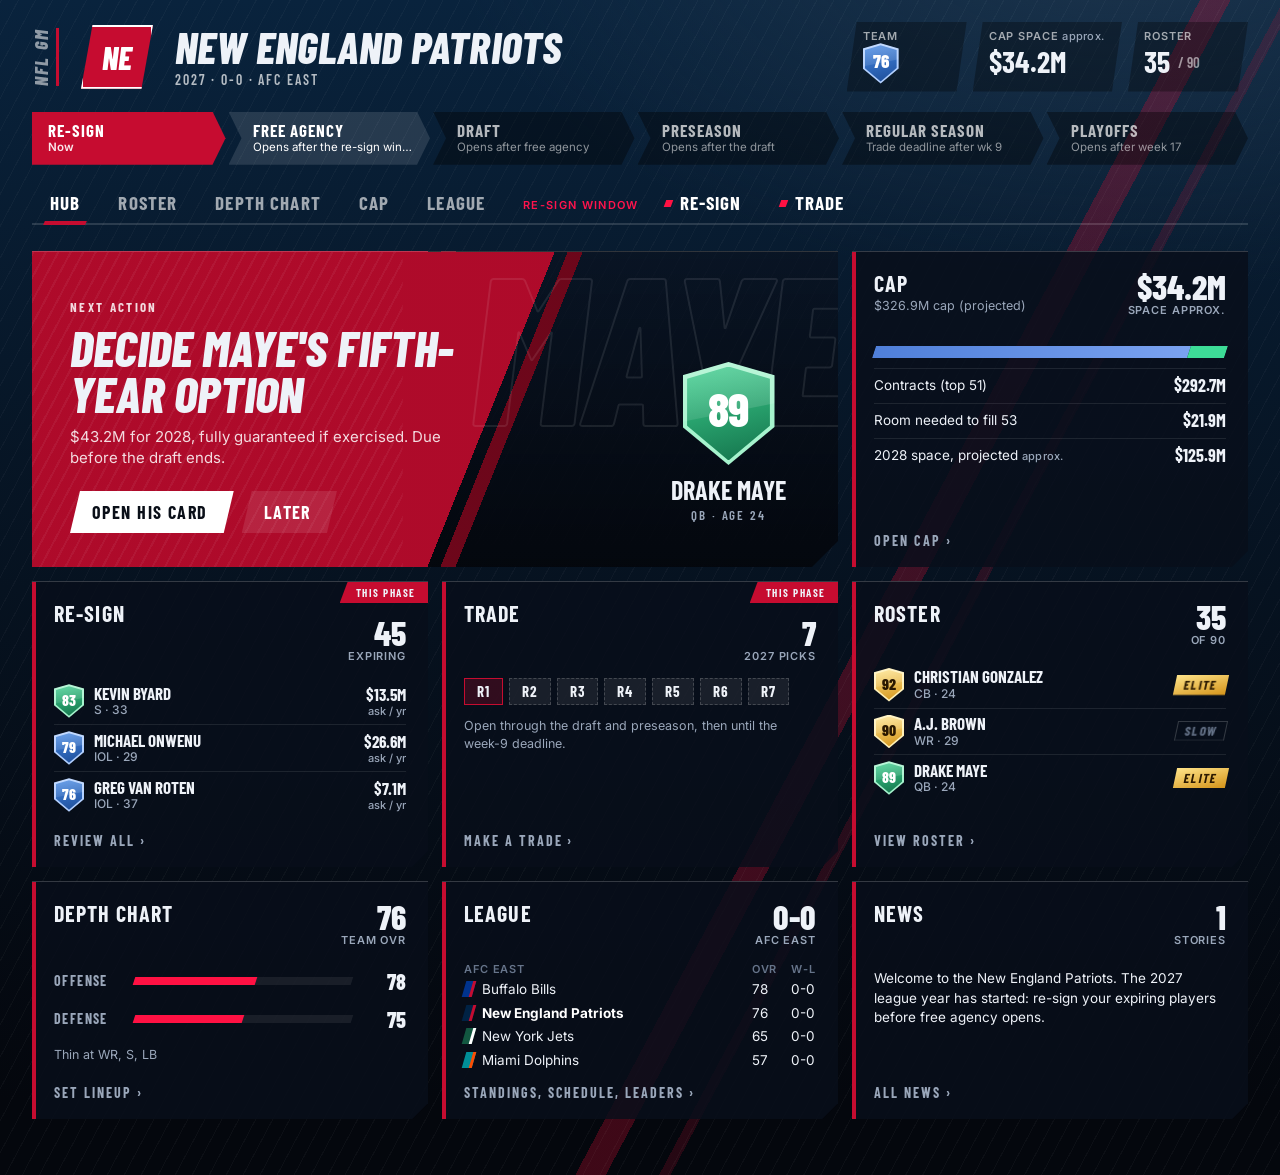
<file: mockups/index.html>
<!doctype html>
<html lang="en">
<head>
<meta charset="utf-8">
<meta name="viewport" content="width=device-width, initial-scale=1">
<title>NFL GM redesign mockup</title>
<link rel="preconnect" href="https://fonts.googleapis.com">
<link rel="preconnect" href="https://fonts.gstatic.com" crossorigin>
<link href="https://fonts.googleapis.com/css2?family=Barlow+Condensed:ital,wght@0,500;0,600;0,700;0,800;1,600;1,700;1,800&family=Inter:wght@400;500;600;700;800&display=swap" rel="stylesheet">
<link rel="stylesheet" href="mock.css">
</head>
<body>
<div id="app"></div>
<script src="../src/js/00-util.js"></script>
<script src="../src/js/10-cap.js"></script>
<script src="../src/js/20-market.js"></script>
<script src="../src/js/30-league.js"></script>
<script src="../src/js/40-season.js"></script>
<script src="../src/js/50-offseason.js"></script>
<script src="../src/js/60-ui.js"></script>
<script src="mock.js"></script>
</body>
</html>
</file>
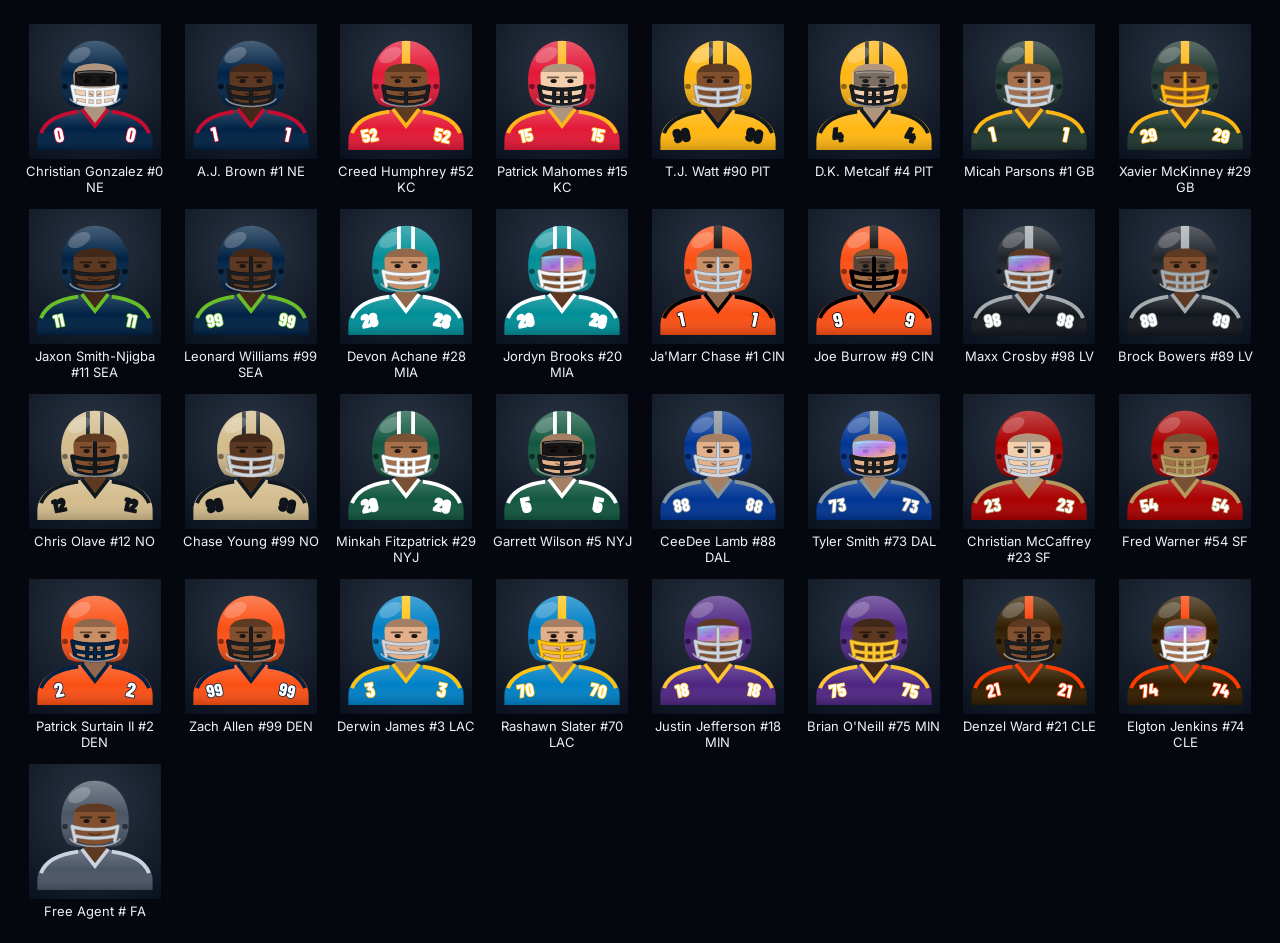
<file: mockups/v2/avatars.html>
<!doctype html><html><head><meta charset="utf-8"><title>Avatars</title>
<link href="https://fonts.googleapis.com/css2?family=Barlow+Condensed:wght@700;800&family=Inter:wght@500;600&display=swap" rel="stylesheet">
<style>body{margin:0;background:#04070d;color:#eef2f8;font:13px Inter,sans-serif;padding:24px}.g{display:grid;grid-template-columns:repeat(8,1fr);gap:14px}.c{text-align:center}.c div{margin-top:4px}.b{background:radial-gradient(circle at 50% 30%,#2a3442,#0a111e);padding:6px;display:inline-block}</style>
</head><body><div class="g" id="g"></div>
<script src="../../src/js/00-util.js"></script><script src="avatar.js"></script>
<script>
Promise.all([fetch('../../src/data.json').then(r=>r.json()), fetch('jerseys.json').then(r=>r.json())]).then(function(a){
  var d=a[0], J=a[1], teams=['NE','KC','PIT','GB','SEA','MIA','CIN','LV','NO','NYJ','DAL','SF','DEN','LAC','MIN','CLE'];
  var out=[]; teams.forEach(function(t){ d.players.filter(function(p){return p.team===t}).sort(function(x,y){return y.ovr-x.ovr}).slice(0,2).forEach(function(p){ p.num=J[p.id]; out.push(p); }); });
  out.push({id:'X1',name:'Free Agent',team:null,num:''});
  document.getElementById('g').innerHTML = out.map(function(p){ return '<div class="c"><span class="b">'+Avatar.svg(p,120)+'</span><div>'+p.name+' #'+(p.num==null?'':p.num)+' '+(p.team||'FA')+'</div></div>'; }).join('');
  document.fonts.ready.then(function(){ setTimeout(function(){ document.title='H:'+document.documentElement.scrollHeight; },200); });
});
</script></body></html>
</file>
<file: mockups/mock.css>
/* NFL GM redesign mockup: game-style franchise menus. Original design, no league or EA assets. */
:root {
  --bg0: #04070d;
  --panel: rgba(9, 15, 27, .84);
  --panel-hi: rgba(18, 28, 46, .92);
  --line: rgba(255, 255, 255, .09);
  --line2: rgba(255, 255, 255, .18);
  --txt: #eef2f8;
  --muted: #9aa7ba;
  --dim: #66748a;
  --good: #3ddc97;
  --warn: #ffb547;
  --bad: #ff5a6a;
  --display: 'Barlow Condensed', 'Oswald', 'Arial Narrow', sans-serif;
  --cut: 16px;
  --ease: cubic-bezier(.2, .8, .2, 1);
}
* { box-sizing: border-box; }
html, body { margin: 0; }
body { background: var(--bg0); color: var(--txt); font: 15px/1.45 Inter, -apple-system, system-ui, sans-serif; -webkit-font-smoothing: antialiased; }
button { font: inherit; color: inherit; }
.muted { color: var(--muted); }
.small { font-size: 12.5px; }
em.ap { font-style: normal; font-size: 11px; color: var(--muted); letter-spacing: .02em; text-transform: none; font-family: Inter, sans-serif; font-weight: 500; }

/* ---------- full-bleed team background ---------- */
.app {
  position: relative; min-height: 100vh; overflow: hidden;
  background:
    repeating-linear-gradient(-62deg, rgba(255, 255, 255, .03) 0 1px, transparent 1px 15px),
    linear-gradient(118deg, transparent 0 63%, color-mix(in srgb, var(--tc2) 30%, transparent) 63% 64.6%, transparent 64.6% 67.4%, color-mix(in srgb, var(--tc2) 18%, transparent) 67.4% 68%, transparent 68%),
    radial-gradient(1100px 620px at 88% -8%, color-mix(in srgb, var(--tc1) 70%, #ffffff 8%), transparent 62%),
    linear-gradient(180deg, var(--tc1) 0, color-mix(in srgb, var(--tc1) 50%, var(--bg0)) 460px, var(--bg0) 1100px);
}

/* ---------- header ---------- */
.top { display: flex; align-items: center; gap: 22px; padding: 22px 32px 0; }
.brand { font: 800 italic 18px/1 var(--display); letter-spacing: .12em; color: rgba(255, 255, 255, .55); text-transform: uppercase; writing-mode: vertical-rl; transform: rotate(180deg); border-left: 3px solid var(--tc2); padding-left: 6px; }
.tbadge { width: 72px; height: 64px; flex: none; display: grid; place-items: center; background: var(--tc2); color: #fff;
  font: 800 italic 32px/1 var(--display); clip-path: polygon(16% 0, 100% 0, 84% 100%, 0 100%); box-shadow: 0 0 0 2px #fff inset; }
.teamname h1 { margin: 0; font: 800 italic 44px/.92 var(--display); text-transform: uppercase; letter-spacing: .005em; }
.teamname div { margin-top: 6px; font: 600 14px/1 var(--display); text-transform: uppercase; letter-spacing: .14em; color: rgba(255, 255, 255, .7); }
.topstats { margin-left: auto; display: flex; gap: 6px; }
.tstat { padding: 8px 18px 8px 16px; background: rgba(0, 0, 0, .32); clip-path: polygon(10px 0, 100% 0, calc(100% - 10px) 100%, 0 100%); min-width: 120px; }
.tstat > span { display: block; font: 600 11px/1.2 Inter, sans-serif; color: rgba(255, 255, 255, .62); text-transform: uppercase; letter-spacing: .08em; }
.tstat b { display: flex; align-items: center; gap: 8px; min-height: 38px; font: 700 30px/1.05 var(--display); }
.tstat b small { font: 600 15px var(--display); color: rgba(255, 255, 255, .55); }

/* ---------- season timeline ---------- */
.timeline { display: flex; gap: 3px; margin: 20px 32px 0; }
.tl { flex: 1; min-width: 0; padding: 9px 18px 9px 24px; background: rgba(0, 0, 0, .38); color: rgba(255, 255, 255, .7);
  clip-path: polygon(0 0, calc(100% - 13px) 0, 100% 50%, calc(100% - 13px) 100%, 0 100%, 13px 50%); }
.tl:first-child { padding-left: 16px; clip-path: polygon(0 0, calc(100% - 13px) 0, 100% 50%, calc(100% - 13px) 100%, 0 100%); }
.tl b { display: block; font: 700 17px/1.1 var(--display); text-transform: uppercase; letter-spacing: .06em; white-space: nowrap; overflow: hidden; text-overflow: ellipsis; }
.tl small { display: block; font-size: 11.5px; white-space: nowrap; overflow: hidden; text-overflow: ellipsis; color: rgba(255, 255, 255, .55); }
.tl.now { background: var(--tc2); color: #fff; }
.tl.now small { color: rgba(255, 255, 255, .9); font-weight: 600; }
.tl.next { background: rgba(255, 255, 255, .12); color: #fff; }
.tl.next small { color: #fff; }
.tlc { display: none; }

/* ---------- nav tabs ---------- */
.tabs { display: flex; align-items: flex-end; gap: 2px; margin: 18px 32px 0; border-bottom: 2px solid rgba(255, 255, 255, .14); }
.tab { position: relative; padding: 10px 18px 11px; background: none; border: 0; cursor: pointer; color: rgba(255, 255, 255, .62);
  font: 700 19px/1 var(--display); text-transform: uppercase; letter-spacing: .06em; transition: color .15s; }
.tab:hover { color: #fff; }
.tab.on { color: #fff; }
.tab.on::after { content: ''; position: absolute; left: 12px; right: 12px; bottom: -2px; height: 4px; background: var(--tc2); transform: skewX(-24deg); }
.tabsep { margin: 0 6px 0 18px; padding-bottom: 12px; font: 600 11px/1 Inter, sans-serif; text-transform: uppercase; letter-spacing: .12em; color: var(--tc2); filter: brightness(1.6); }
.tab.ph { color: #fff; }
.tab.ph::before { content: ''; display: inline-block; width: 7px; height: 7px; margin: 0 8px 3px 0; background: var(--tc2); transform: skewX(-20deg); filter: brightness(1.4); }

main { padding: 26px 32px 56px; max-width: 1440px; animation: enter .38s var(--ease) both; }
@keyframes enter { from { opacity: 0; transform: translateX(18px) skewX(-2deg); } to { opacity: 1; transform: none; } }
.h2 { display: flex; align-items: baseline; gap: 14px; margin: 0 0 16px; }
.h2 h2 { margin: 0; font: 800 italic 34px/1 var(--display); text-transform: uppercase; letter-spacing: .01em; }
.h2 span { color: var(--muted); font-size: 13px; }

/* ---------- panels and tiles ---------- */
.panel { position: relative; background: var(--panel); border-top: 1px solid var(--line2);
  clip-path: polygon(0 0, 100% 0, 100% calc(100% - var(--cut)), calc(100% - var(--cut)) 100%, 0 100%); backdrop-filter: blur(6px); }
.ttl { font: 700 22px/1 var(--display); text-transform: uppercase; letter-spacing: .05em; margin: 0; }
.kick { font: 700 13px/1 var(--display); text-transform: uppercase; letter-spacing: .18em; color: var(--tc2); filter: brightness(1.7); }

.hub { display: grid; grid-template-columns: repeat(12, 1fr); gap: 14px; }
.hero { grid-column: span 8; min-height: 316px; padding: 34px 38px; overflow: hidden; display: flex; flex-direction: column; justify-content: flex-end;
  background:
    repeating-linear-gradient(-62deg, rgba(255, 255, 255, .05) 0 2px, transparent 2px 11px) 0 0 / 46% 100% no-repeat,
    linear-gradient(112deg, color-mix(in srgb, var(--tc2) 88%, #000) 0 56%, transparent 56% 57.4%, color-mix(in srgb, var(--tc2) 55%, #000) 57.4% 59%, transparent 59%),
    linear-gradient(180deg, rgba(10, 18, 32, .7), rgba(4, 7, 13, .95));
  clip-path: polygon(0 0, 100% 0, 100% calc(100% - 26px), calc(100% - 26px) 100%, 0 100%); cursor: pointer; transition: transform .2s var(--ease), filter .2s; }
.hero:hover { filter: brightness(1.08); }
.hero:active { transform: scale(.995); }
.hero .kick { color: #fff; filter: none; opacity: .85; }
.hero h3 { margin: 10px 0 10px; max-width: 58%; font: 800 italic 50px/.92 var(--display); text-transform: uppercase; }
.hero p { margin: 0 0 22px; max-width: 52%; color: rgba(255, 255, 255, .85); }
.hero .ghost { position: absolute; right: -10px; top: 6px; font: 800 italic 210px/.8 var(--display); text-transform: uppercase; color: transparent; -webkit-text-stroke: 2px rgba(255, 255, 255, .09); letter-spacing: -.02em; pointer-events: none; }
.hero .star { position: absolute; right: 52px; bottom: 44px; display: flex; flex-direction: column; align-items: center; gap: 12px; }
.hero .star .nm { text-align: center; font: 700 26px/1 var(--display); text-transform: uppercase; }
.hero .star .nm small { display: block; margin-top: 4px; font: 600 13px var(--display); letter-spacing: .14em; color: var(--muted); }

.btn { display: inline-flex; align-items: center; gap: 10px; padding: 12px 26px 12px 22px; border: 0; cursor: pointer;
  font: 700 18px/1 var(--display); text-transform: uppercase; letter-spacing: .08em; background: rgba(255, 255, 255, .1); color: #fff;
  clip-path: polygon(10px 0, 100% 0, calc(100% - 10px) 100%, 0 100%); transition: transform .15s var(--ease), background .15s, filter .15s; }
.btn:hover { background: rgba(255, 255, 255, .18); transform: translateY(-1px); }
.btn:active { transform: scale(.97); }
.btn.pri { background: #fff; color: #0a0f18; }
.btn.pri:hover { background: #fff; filter: brightness(.92); }
.btn.acc { background: var(--tc2); color: #fff; }
.btn.danger { background: rgba(255, 90, 106, .16); color: #ff98a2; }
.btns { display: flex; flex-wrap: wrap; gap: 8px; }

.tile { grid-column: span 4; display: flex; flex-direction: column; padding: 20px 22px 18px; cursor: pointer; transition: transform .2s var(--ease), background .2s; }
.tile::before { content: ''; position: absolute; left: 0; top: 0; bottom: 0; width: 4px; background: var(--tc2); transform-origin: top; transition: width .2s var(--ease); }
.tile:hover { transform: translateY(-3px); background: var(--panel-hi); }
.tile:hover::before { width: 7px; }
.tile:active { transform: scale(.985); }
.tile-h { display: flex; align-items: flex-start; justify-content: space-between; gap: 10px; margin-bottom: 14px; }
.tile-h .big { font: 800 34px/.9 var(--display); text-align: right; }
.tile-h .big small { display: block; font: 600 11px/1.4 Inter, sans-serif; color: var(--muted); text-transform: uppercase; letter-spacing: .08em; }
.tile .go { margin-top: auto; padding-top: 14px; font: 700 14px var(--display); text-transform: uppercase; letter-spacing: .14em; color: var(--muted); transition: color .15s, letter-spacing .2s var(--ease); }
.tile:hover .go { color: #fff; letter-spacing: .2em; }
.tile.ph::after { content: 'This phase'; position: absolute; right: 0; top: 0; padding: 4px 12px 4px 16px; background: var(--tc2); font: 700 11px/1.2 var(--display); text-transform: uppercase; letter-spacing: .14em; clip-path: polygon(8px 0, 100% 0, 100% 100%, 0 100%); }
.tile.ph .tile-h .big { margin-top: 16px; }
.mini { display: flex; align-items: center; gap: 10px; padding: 6px 0; border-top: 1px solid var(--line); }
.mini:first-child { border-top: 0; }
.mini .nm { font: 700 17px/1.05 var(--display); text-transform: uppercase; flex: 1; min-width: 0; white-space: nowrap; overflow: hidden; text-overflow: ellipsis; }
.mini .nm small { display: block; font: 500 12px Inter, sans-serif; text-transform: none; color: var(--muted); }
.mini .val { font: 700 17px var(--display); text-align: right; }
.mini .val small { display: block; font: 500 11px Inter, sans-serif; color: var(--muted); }

.capbig { font: 800 52px/.9 var(--display); }
.capbar { display: flex; height: 12px; margin: 14px 0 10px; background: rgba(255, 255, 255, .06); transform: skewX(-18deg); overflow: hidden; }
.capbar i { display: block; height: 100%; }
.capbar .u { background: linear-gradient(90deg, #4f7fd9, #7aa2f0); } .capbar .d { background: var(--bad); } .capbar .f { background: var(--good); }
.kv { display: flex; justify-content: space-between; gap: 12px; padding: 7px 0; border-top: 1px solid var(--line); font-size: 13.5px; }
.kv b { font: 700 18px/1.1 var(--display); }
.unit { display: grid; grid-template-columns: 70px 1fr 44px; align-items: center; gap: 10px; padding: 6px 0; }
.unit span { font: 700 14px var(--display); letter-spacing: .1em; color: var(--muted); }
.unit .bar { height: 8px; background: rgba(255, 255, 255, .07); transform: skewX(-18deg); }
.unit .bar i { display: block; height: 100%; background: var(--tc2); filter: brightness(1.4); }
.unit b { font: 800 22px var(--display); text-align: right; }
.stand { display: grid; grid-template-columns: 1fr auto auto; gap: 4px 14px; align-items: center; font-size: 13.5px; }
.stand .h { font: 600 11px Inter, sans-serif; text-transform: uppercase; letter-spacing: .08em; color: var(--dim); }
.stand .me { color: #fff; font-weight: 700; }
.chip { display: inline-block; width: 10px; height: 16px; margin-right: 8px; vertical-align: -3px; transform: skewX(-16deg); border-right: 3px solid; }
.tokens { display: flex; flex-wrap: wrap; gap: 6px; }
.token { padding: 5px 12px; background: rgba(255, 255, 255, .07); border: 1px dashed var(--line2); font: 700 15px/1 var(--display); letter-spacing: .06em; }
.token.r1 { border-style: solid; border-color: var(--tc2); background: color-mix(in srgb, var(--tc2) 22%, transparent); }
.newsl { margin: 0; padding: 0; list-style: none; font-size: 13.5px; }
.newsl li { padding: 7px 0; border-top: 1px solid var(--line); }
.newsl li:first-child { border-top: 0; }

/* ---------- rating shield ---------- */
.shield { --s: 54px; position: relative; flex: none; display: grid; place-items: center; width: var(--s); height: calc(var(--s) * 1.12);
  clip-path: polygon(50% 0, 100% 13%, 100% 63%, 50% 100%, 0 63%, 0 13%); background: var(--sh-edge); }
.shield::before { content: ''; position: absolute; inset: max(2px, calc(var(--s) * .05)); clip-path: polygon(50% 0, 100% 13%, 100% 63%, 50% 100%, 0 63%, 0 13%); background: var(--sh-fill); }
.shield::after { content: ''; position: absolute; inset: 0; clip-path: polygon(50% 0, 100% 13%, 100% 40%, 0 58%, 0 13%); background: linear-gradient(180deg, rgba(255, 255, 255, .22), rgba(255, 255, 255, 0)); }
.shield > span { position: relative; z-index: 1; margin-top: -9%; font: 800 calc(var(--s) * .52)/1 var(--display); color: var(--sh-ink); letter-spacing: -.01em; }
.t90 { --sh-edge: #fff1b8; --sh-fill: linear-gradient(165deg, #ffe48a, #d4941a); --sh-ink: #2a1800; }
.t80 { --sh-edge: #a6f3cd; --sh-fill: linear-gradient(165deg, #3ccf8e, #14724b); --sh-ink: #fff; }
.t70 { --sh-edge: #b2d0ff; --sh-fill: linear-gradient(165deg, #4589e6, #1d4c96); --sh-ink: #fff; }
.t60 { --sh-edge: #a6b0be; --sh-fill: linear-gradient(165deg, #5f6a7c, #394252); --sh-ink: #fff; }
.t50 { --sh-edge: #4d5667; --sh-fill: linear-gradient(165deg, #2e3644, #1c222c); --sh-ink: #a6b0be; }
.tc90 { --tier: #f2c14e; } .tc80 { --tier: #3ccf8e; } .tc70 { --tier: #4589e6; } .tc60 { --tier: #7d889a; } .tc50 { --tier: #3a4352; }

.dev { display: inline-block; padding: 3px 9px 2px; font: 700 13px/1.15 var(--display); text-transform: uppercase; letter-spacing: .1em; transform: skewX(-12deg); }
.dev-elite { background: linear-gradient(165deg, #ffe48a, #d4941a); color: #2a1800; }
.dev-fast { background: rgba(60, 207, 142, .18); color: #6fe8b0; }
.dev-normal { background: rgba(255, 255, 255, .08); color: #c9d2de; }
.dev-slow { color: var(--dim); box-shadow: inset 0 0 0 1px var(--line2); }
.dev-unknown { color: var(--muted); outline: 1px dashed var(--line2); outline-offset: -1px; }
.pot { display: inline-flex; align-items: baseline; gap: 5px; font: 600 12px Inter, sans-serif; color: var(--muted); letter-spacing: .04em; }
.pot b { font: 800 17px/1 var(--display); color: #fff; letter-spacing: 0; }

/* ---------- player cards ---------- */
.filters { display: flex; flex-wrap: wrap; align-items: center; gap: 8px; margin-bottom: 18px; }
.fchip { padding: 8px 16px; border: 0; background: rgba(255, 255, 255, .07); cursor: pointer; font: 700 15px/1 var(--display); text-transform: uppercase; letter-spacing: .08em; color: var(--muted);
  clip-path: polygon(7px 0, 100% 0, calc(100% - 7px) 100%, 0 100%); transition: background .15s, color .15s; }
.fchip:hover { background: rgba(255, 255, 255, .14); color: #fff; }
.fchip.on { background: #fff; color: #0a0f18; }
.seg { margin-left: auto; display: flex; }
.seg .fchip { clip-path: none; }
.grp { margin: 26px 0 10px; display: flex; align-items: baseline; gap: 12px; }
.grp:first-of-type { margin-top: 0; }
.grp h3 { margin: 0; font: 800 italic 24px/1 var(--display); text-transform: uppercase; letter-spacing: .03em; }
.grp span { font-size: 12.5px; color: var(--muted); }
.grp::after { content: ''; flex: 1; height: 2px; background: linear-gradient(90deg, var(--line2), transparent); transform: translateY(-5px); }
.cards { display: grid; grid-template-columns: repeat(auto-fill, minmax(318px, 1fr)); gap: 10px; }
.pcard { position: relative; display: flex; align-items: center; gap: 14px; width: 100%; padding: 13px 16px 13px 16px; border: 0; text-align: left; cursor: pointer;
  background: linear-gradient(100deg, rgba(255, 255, 255, .075), rgba(255, 255, 255, .02) 60%), var(--panel);
  clip-path: polygon(0 0, 100% 0, 100% calc(100% - 12px), calc(100% - 12px) 100%, 0 100%); transition: transform .18s var(--ease), background .18s; }
.pcard::before { content: ''; position: absolute; left: 0; top: 0; bottom: 0; width: 4px; background: var(--tier); transition: width .18s var(--ease); }
.pcard:hover { transform: translateY(-2px); background: linear-gradient(100deg, rgba(255, 255, 255, .12), rgba(255, 255, 255, .04) 60%), var(--panel-hi); }
.pcard:hover::before { width: 6px; }
.pcard:active { transform: scale(.985); }
.pc-main { flex: 1; min-width: 0; }
.pc-name { white-space: nowrap; overflow: hidden; text-overflow: ellipsis; font: 700 23px/1 var(--display); text-transform: uppercase; }
.pc-name .fn { font-weight: 500; color: rgba(255, 255, 255, .62); }
.pc-meta { margin-top: 3px; font-size: 12.5px; color: var(--muted); }
.pc-meta b { color: #fff; font-weight: 700; }
.pc-tags { display: flex; align-items: center; gap: 10px; margin-top: 7px; }
.pc-k { text-align: right; flex: none; }
.pc-k b { display: block; font: 700 21px/1 var(--display); }
.pc-k span { font-size: 11.5px; color: var(--muted); white-space: nowrap; }
.pc-k .exp { color: var(--warn); }

/* ---------- player sheet ---------- */
.scrim { position: absolute; inset: 0; z-index: 20; background: rgba(2, 4, 8, .72); backdrop-filter: blur(3px); }
.sheet { position: absolute; z-index: 21; left: 50%; top: 150px; width: min(1040px, calc(100% - 48px)); transform: translateX(-50%); background: #0a111e; box-shadow: 0 30px 80px rgba(0, 0, 0, .6);
  clip-path: polygon(0 0, 100% 0, 100% calc(100% - 26px), calc(100% - 26px) 100%, 0 100%); animation: rise .34s var(--ease) both; }
@keyframes rise { from { opacity: 0; transform: translate(-50%, 24px); } to { opacity: 1; transform: translate(-50%, 0); } }
.ps-hero { position: relative; display: flex; align-items: center; gap: 30px; padding: 34px 40px 30px; overflow: hidden; min-height: 230px;
  background:
    repeating-linear-gradient(-62deg, rgba(255, 255, 255, .045) 0 2px, transparent 2px 12px) 100% 0 / 44% 100% no-repeat,
    linear-gradient(112deg, var(--tc1) 0 60%, var(--tc2) 60% 63%, var(--tc1) 63% 66%, color-mix(in srgb, var(--tc2) 70%, #000) 66%); }
.ps-hero .ghost { position: absolute; right: 30px; bottom: -34px; font: 800 italic 190px/1 var(--display); color: transparent; -webkit-text-stroke: 2px rgba(255, 255, 255, .12); text-transform: uppercase; }
.ps-hero h2 { margin: 0; font: 800 italic 74px/.86 var(--display); text-transform: uppercase; }
.ps-hero h2 .fn { display: block; font-size: 34px; font-weight: 600; color: rgba(255, 255, 255, .75); }
.ps-meta { display: flex; flex-wrap: wrap; gap: 6px 18px; margin-top: 14px; font: 600 15px var(--display); text-transform: uppercase; letter-spacing: .12em; color: rgba(255, 255, 255, .8); }
.ps-meta b { color: #fff; }
.x { position: absolute; z-index: 2; right: 18px; top: 16px; width: 40px; height: 40px; border: 0; cursor: pointer; background: rgba(0, 0, 0, .35); color: #fff; font-size: 18px; clip-path: polygon(8px 0, 100% 0, calc(100% - 8px) 100%, 0 100%); }
.x:hover { background: rgba(0, 0, 0, .6); }
.ps-body { padding: 26px 40px 34px; }
.ps-row { display: grid; grid-template-columns: repeat(4, 1fr); gap: 10px; }
.stat { padding: 14px 16px; background: rgba(255, 255, 255, .045); clip-path: polygon(0 0, 100% 0, 100% calc(100% - 10px), calc(100% - 10px) 100%, 0 100%); }
.stat > span { display: block; font: 600 11px Inter, sans-serif; text-transform: uppercase; letter-spacing: .08em; color: var(--muted); margin-bottom: 6px; }
.stat > b { font: 800 34px/1 var(--display); }
.stat > b small { font: 600 15px var(--display); color: var(--muted); margin-left: 6px; }
.attr { display: grid; grid-template-columns: 1fr auto; align-items: center; gap: 8px; }
.attr .bar { grid-column: span 2; height: 7px; background: rgba(255, 255, 255, .07); transform: skewX(-18deg); }
.attr .bar i { display: block; height: 100%; background: var(--tier); }
.sec { margin: 28px 0 12px; font: 800 italic 22px/1 var(--display); text-transform: uppercase; letter-spacing: .04em; display: flex; align-items: center; gap: 12px; }
.sec::after { content: ''; flex: 1; height: 2px; background: linear-gradient(90deg, var(--line2), transparent); }
.line26 { margin-top: 14px; padding: 10px 14px; border-left: 3px solid var(--tc2); background: rgba(255, 255, 255, .03); font-size: 14px; }
.line26 b { font: 700 14px var(--display); letter-spacing: .1em; text-transform: uppercase; margin-right: 10px; color: var(--muted); }
table.dense { width: 100%; border-collapse: collapse; font-size: 13.5px; font-variant-numeric: tabular-nums; }
table.dense th { padding: 8px 10px; text-align: left; font: 600 11px Inter, sans-serif; text-transform: uppercase; letter-spacing: .08em; color: var(--dim); border-bottom: 1px solid var(--line2); }
table.dense td { padding: 9px 10px; border-bottom: 1px solid var(--line); }
table.dense .r { text-align: right; }
.opt { position: relative; margin-top: 22px; padding: 20px 24px; background: linear-gradient(100deg, color-mix(in srgb, var(--tc2) 30%, #0a111e), #0a111e 70%); border-left: 4px solid var(--tc2);
  clip-path: polygon(0 0, 100% 0, 100% calc(100% - 14px), calc(100% - 14px) 100%, 0 100%); }
.opt h4 { margin: 0 0 6px; font: 800 italic 24px/1 var(--display); text-transform: uppercase; }
.opt p { margin: 0 0 14px; font-size: 14px; color: rgba(255, 255, 255, .85); }
.rels { display: grid; grid-template-columns: 1fr 1fr; gap: 10px; }
.rels .stat > b { font-size: 26px; }
.ps-actions { position: sticky; bottom: 0; display: flex; flex-wrap: wrap; gap: 8px; padding: 16px 40px 22px; background: linear-gradient(0deg, #0a111e 70%, rgba(10, 17, 30, 0)); }

/* ---------- trade ---------- */
.partner { display: flex; align-items: center; gap: 14px; margin-bottom: 16px; }
.pick-team { display: flex; align-items: center; gap: 12px; padding: 10px 20px 10px 16px; border: 0; cursor: pointer; color: #fff; background: var(--ptc1);
  clip-path: polygon(10px 0, 100% 0, calc(100% - 10px) 100%, 0 100%); transition: filter .15s; }
.pick-team:hover { filter: brightness(1.15); }
.pick-team b { font: 800 italic 24px/1 var(--display); text-transform: uppercase; }
.pick-team span { font-size: 12.5px; opacity: .85; }
.pick-team .car { font-size: 13px; opacity: .8; margin-left: 6px; }
.teamstrip { display: flex; gap: 4px; overflow-x: auto; scrollbar-width: none; flex: 1; min-width: 0; }
.teamstrip button { flex: none; width: 46px; padding: 8px 0; border: 0; cursor: pointer; background: rgba(255, 255, 255, .06); font: 700 14px var(--display); letter-spacing: .04em; color: var(--muted); border-bottom: 3px solid var(--c); transition: background .15s, color .15s; }
.teamstrip button:hover { background: rgba(255, 255, 255, .14); color: #fff; }
.teamstrip button.on { background: var(--c); color: #fff; }
.trade { display: grid; grid-template-columns: 1fr 300px 1fr; gap: 14px; align-items: start; }
.tside { padding: 0 0 18px; }
.tside-h { position: relative; display: flex; align-items: center; justify-content: space-between; padding: 14px 20px; overflow: hidden;
  background: repeating-linear-gradient(-62deg, rgba(255, 255, 255, .05) 0 2px, transparent 2px 11px), linear-gradient(112deg, var(--s1) 0 46%, var(--s2) 46% 48%, var(--s1) 48%); }
.tside-h span { position: relative; padding: 3px 8px; background: rgba(0, 0, 0, .35); }
.tside-h h3 { margin: 0; font: 800 italic 26px/1 var(--display); text-transform: uppercase; }
.tside-h span { font-size: 12.5px; color: rgba(255, 255, 255, .85); }
.tside .in { padding: 14px 18px 0; }
.lbl { margin: 14px 0 8px; font: 600 11px Inter, sans-serif; text-transform: uppercase; letter-spacing: .1em; color: var(--dim); }
.lbl:first-child { margin-top: 0; }
.tcard { display: flex; align-items: center; gap: 12px; padding: 10px 12px; margin-bottom: 8px; background: rgba(255, 255, 255, .07); clip-path: polygon(0 0, 100% 0, 100% calc(100% - 10px), calc(100% - 10px) 100%, 0 100%); }
.tcard .pc-name { font-size: 21px; }
.tcard .rm { flex: none; width: 30px; height: 30px; border: 0; cursor: pointer; background: rgba(255, 255, 255, .08); color: var(--muted); }
.tcard .rm:hover { background: rgba(255, 90, 106, .25); color: #fff; }
.ptok { display: inline-flex; align-items: center; gap: 8px; padding: 8px 12px 8px 14px; margin: 0 6px 6px 0; background: color-mix(in srgb, var(--tc2) 26%, rgba(255, 255, 255, .04)); border-left: 3px solid var(--tc2);
  font: 700 17px/1 var(--display); letter-spacing: .05em; }
.ptok small { font: 500 11.5px Inter, sans-serif; color: var(--muted); letter-spacing: 0; }
.ptok.add { background: none; border: 1px dashed var(--line2); color: var(--muted); cursor: pointer; }
.ptok.add:hover { color: #fff; border-color: #fff; }
.picker { max-height: 318px; overflow-y: auto; margin: 0 -6px; padding: 0 6px; scrollbar-width: thin; }
.prow { display: flex; align-items: center; gap: 10px; width: 100%; padding: 6px 8px; border: 0; background: none; cursor: pointer; text-align: left; transition: background .12s; }
.prow:hover { background: rgba(255, 255, 255, .07); }
.prow .nm { flex: 1; min-width: 0; font: 700 17px/1.05 var(--display); text-transform: uppercase; white-space: nowrap; overflow: hidden; text-overflow: ellipsis; }
.prow .nm small { font: 500 12px Inter, sans-serif; text-transform: none; color: var(--muted); margin-left: 6px; }
.prow .hit { font: 600 15px var(--display); color: var(--muted); }
.prow .add { width: 26px; height: 26px; display: grid; place-items: center; background: rgba(255, 255, 255, .08); font-weight: 700; }
.prow.on { background: rgba(255, 255, 255, .1); }
.prow.on .add { background: #fff; color: #0a0f18; }
.meter { position: sticky; top: 18px; padding: 22px 22px 22px; text-align: center; }
.gauge { width: 100%; max-width: 240px; display: block; margin: 0 auto; }
.verdict { margin: 4px 0 4px; font: 800 italic 28px/1 var(--display); text-transform: uppercase; }
.verdict.g { color: var(--good); } .verdict.w { color: var(--warn); } .verdict.b { color: var(--bad); }
.meter .why { font-size: 12.5px; color: var(--muted); margin: 0 0 14px; }
.caps { display: grid; grid-template-columns: 1fr 1fr; gap: 8px; margin: 14px 0 16px; text-align: left; }
.caps .stat > b { font-size: 24px; }
.meter .btns { flex-direction: column; }
.meter .btn { justify-content: center; }
.meter .rules { margin: 12px 0 0; font-size: 11.5px; color: var(--dim); }

/* ---------- phone tab bar ---------- */
.tabbar { display: none; }
.tabbar button { flex: 1; display: flex; flex-direction: column; align-items: center; gap: 3px; padding: 8px 0 7px; border: 0; background: none; color: rgba(255, 255, 255, .55); cursor: pointer;
  font: 700 12.5px/1 var(--display); text-transform: uppercase; letter-spacing: .08em; position: relative; }
.tabbar svg { width: 22px; height: 22px; fill: none; stroke: currentColor; stroke-width: 2; stroke-linecap: round; stroke-linejoin: round; }
.tabbar button.on { color: #fff; }
.tabbar button.on::before { content: ''; position: absolute; top: 0; left: 26%; right: 26%; height: 3px; background: var(--tc2); transform: skewX(-24deg); filter: brightness(1.4); }
.tabbar button.ph::after { content: ''; position: absolute; top: 7px; right: calc(50% - 17px); width: 6px; height: 6px; background: var(--tc2); filter: brightness(1.5); transform: skewX(-20deg); }

/* ---------- phone ---------- */
@media (max-width: 760px) {
  .app { padding-bottom: 76px; }
  .top { padding: 14px 16px 0; gap: 12px; flex-wrap: wrap; }
  .brand { display: none; }
  .tbadge { width: 52px; height: 46px; font-size: 24px; }
  .teamname h1 { font-size: 30px; }
  .teamname div { font-size: 12px; margin-top: 4px; }
  .topstats { margin-left: 0; width: 100%; }
  .tstat { flex: 1; min-width: 0; padding: 6px 12px 6px 12px; }
  .tstat b { font-size: 24px; }
  .timeline { display: none; }
  .tlc { display: block; margin: 14px 16px 0; padding: 10px 12px; background: rgba(0, 0, 0, .35); clip-path: polygon(0 0, 100% 0, 100% calc(100% - 10px), calc(100% - 10px) 100%, 0 100%); }
  .tlc .pips { display: flex; gap: 3px; margin-bottom: 8px; }
  .tlc .pips i { flex: 1; height: 5px; background: rgba(255, 255, 255, .14); transform: skewX(-24deg); }
  .tlc .pips i.now { background: var(--tc2); filter: brightness(1.4); }
  .tlc b { display: block; font: 700 17px/1.1 var(--display); text-transform: uppercase; letter-spacing: .06em; }
  .tlc span { font-size: 12.5px; color: rgba(255, 255, 255, .7); }
  .tabs { display: none; }
  main { padding: 18px 16px 28px; }
  .h2 h2 { font-size: 30px; }
  .hub { grid-template-columns: 1fr 1fr; gap: 10px; }
  .hero { grid-column: span 2; min-height: 0; padding: 22px 20px 24px; background:
    repeating-linear-gradient(-62deg, rgba(255, 255, 255, .05) 0 2px, transparent 2px 11px),
    linear-gradient(160deg, color-mix(in srgb, var(--tc2) 88%, #000), color-mix(in srgb, var(--tc2) 45%, #050912)); }
  .hero h3 { max-width: 100%; font-size: 34px; }
  .hero p { max-width: 100%; font-size: 14px; margin-bottom: 16px; }
  .hero .ghost, .hero .star .nm { display: none; }
  .hero .star { position: static; flex-direction: row; margin-bottom: 12px; order: -1; align-self: flex-start; }
  .hero .star .shield { --s: 46px !important; }
  .tile { grid-column: span 1; padding: 16px 14px 14px 16px; }
  .tile.wide { grid-column: span 2; }
  .tile .pv { display: none; }
  .tile.wide .pv { display: block; }
  .tile-h { margin-bottom: 0; flex-direction: column; gap: 6px; }
  .tile-h .big { text-align: left; font-size: 30px; }
  .tile.wide .tile-h { flex-direction: row; margin-bottom: 10px; }
  .tile.wide .tile-h .big { text-align: right; }
  .tile.ph .tile-h .big { margin-top: 0; }
  .tile.ph::after { font-size: 10px; padding: 3px 8px 3px 12px; }
  .tile .go { padding-top: 10px; font-size: 13px; }
  .ttl { font-size: 20px; }
  .capbig { font-size: 42px; }
  .filters { flex-wrap: nowrap; overflow-x: auto; scrollbar-width: none; margin: 0 -16px 14px; padding: 0 16px; }
  .fchip { flex: none; }
  .seg { margin-left: 8px; }
  .cards { grid-template-columns: 1fr; gap: 8px; }
  .pcard { padding: 11px 12px; gap: 12px; }
  .pcard .shield { --s: 46px !important; }
  .pc-name { font-size: 20px; }
  .sheet { top: 0; left: 0; width: 100%; transform: none; clip-path: none; animation: none; }
  .ps-hero { flex-direction: column; align-items: flex-start; gap: 16px; padding: 22px 18px 22px; min-height: 0; background:
    repeating-linear-gradient(-62deg, rgba(255, 255, 255, .045) 0 2px, transparent 2px 12px) 100% 0 / 50% 100% no-repeat,
    linear-gradient(150deg, var(--tc1) 0 70%, var(--tc2) 70% 72%, var(--tc1) 72% 74%, color-mix(in srgb, var(--tc2) 70%, #000) 74%); }
  .ps-hero .ghost { display: none; }
  .ps-hero .ghost { font-size: 120px; right: -10px; bottom: -20px; }
  .ps-hero h2 { font-size: 52px; }
  .ps-hero h2 .fn { font-size: 26px; }
  .ps-meta { font-size: 13px; gap: 4px 12px; }
  .ps-body { padding: 18px 16px 24px; }
  .ps-row { grid-template-columns: 1fr 1fr; gap: 8px; }
  .stat > b { font-size: 28px; }
  .rels { grid-template-columns: 1fr; }
  .ps-actions { padding: 12px 16px 16px; }
  .ps-actions .btn { flex: 1 1 calc(50% - 8px); justify-content: center; font-size: 16px; padding: 12px 14px; }
  table.dense .hide-sm { display: none; }
  .partner { flex-direction: column; align-items: stretch; }
  .pick-team { justify-content: flex-start; }
  .teamstrip { margin: 0 -16px; padding: 0 16px; }
  .trade { grid-template-columns: 1fr; gap: 10px; }
  .meter { order: 3; position: sticky; top: auto; bottom: 76px; z-index: 5; padding: 14px 16px; display: grid; grid-template-columns: 96px 1fr; gap: 4px 14px; text-align: left; background: rgba(8, 13, 24, .97); box-shadow: 0 -10px 30px rgba(0, 0, 0, .5); }
  .meter .gauge { grid-row: span 2; max-width: 96px; }
  .meter .verdict { font-size: 22px; align-self: end; margin: 0; }
  .meter .why { margin: 0; }
  .meter .caps { grid-column: span 2; margin: 8px 0 8px; }
  .meter .btns { grid-column: span 2; flex-direction: row; }
  .meter .btn { flex: 1; padding: 11px 10px; font-size: 15px; }
  .meter .rules { display: none; }
  .picker { max-height: 260px; }
  .tabbar { display: flex; position: fixed; left: 0; right: 0; bottom: 0; z-index: 30; padding-bottom: env(safe-area-inset-bottom); background: rgba(6, 10, 18, .97); border-top: 1px solid var(--line2); }
}
@media (prefers-reduced-motion: reduce) {
  *, *::before, *::after { animation: none !important; transition: none !important; }
}
</file>
